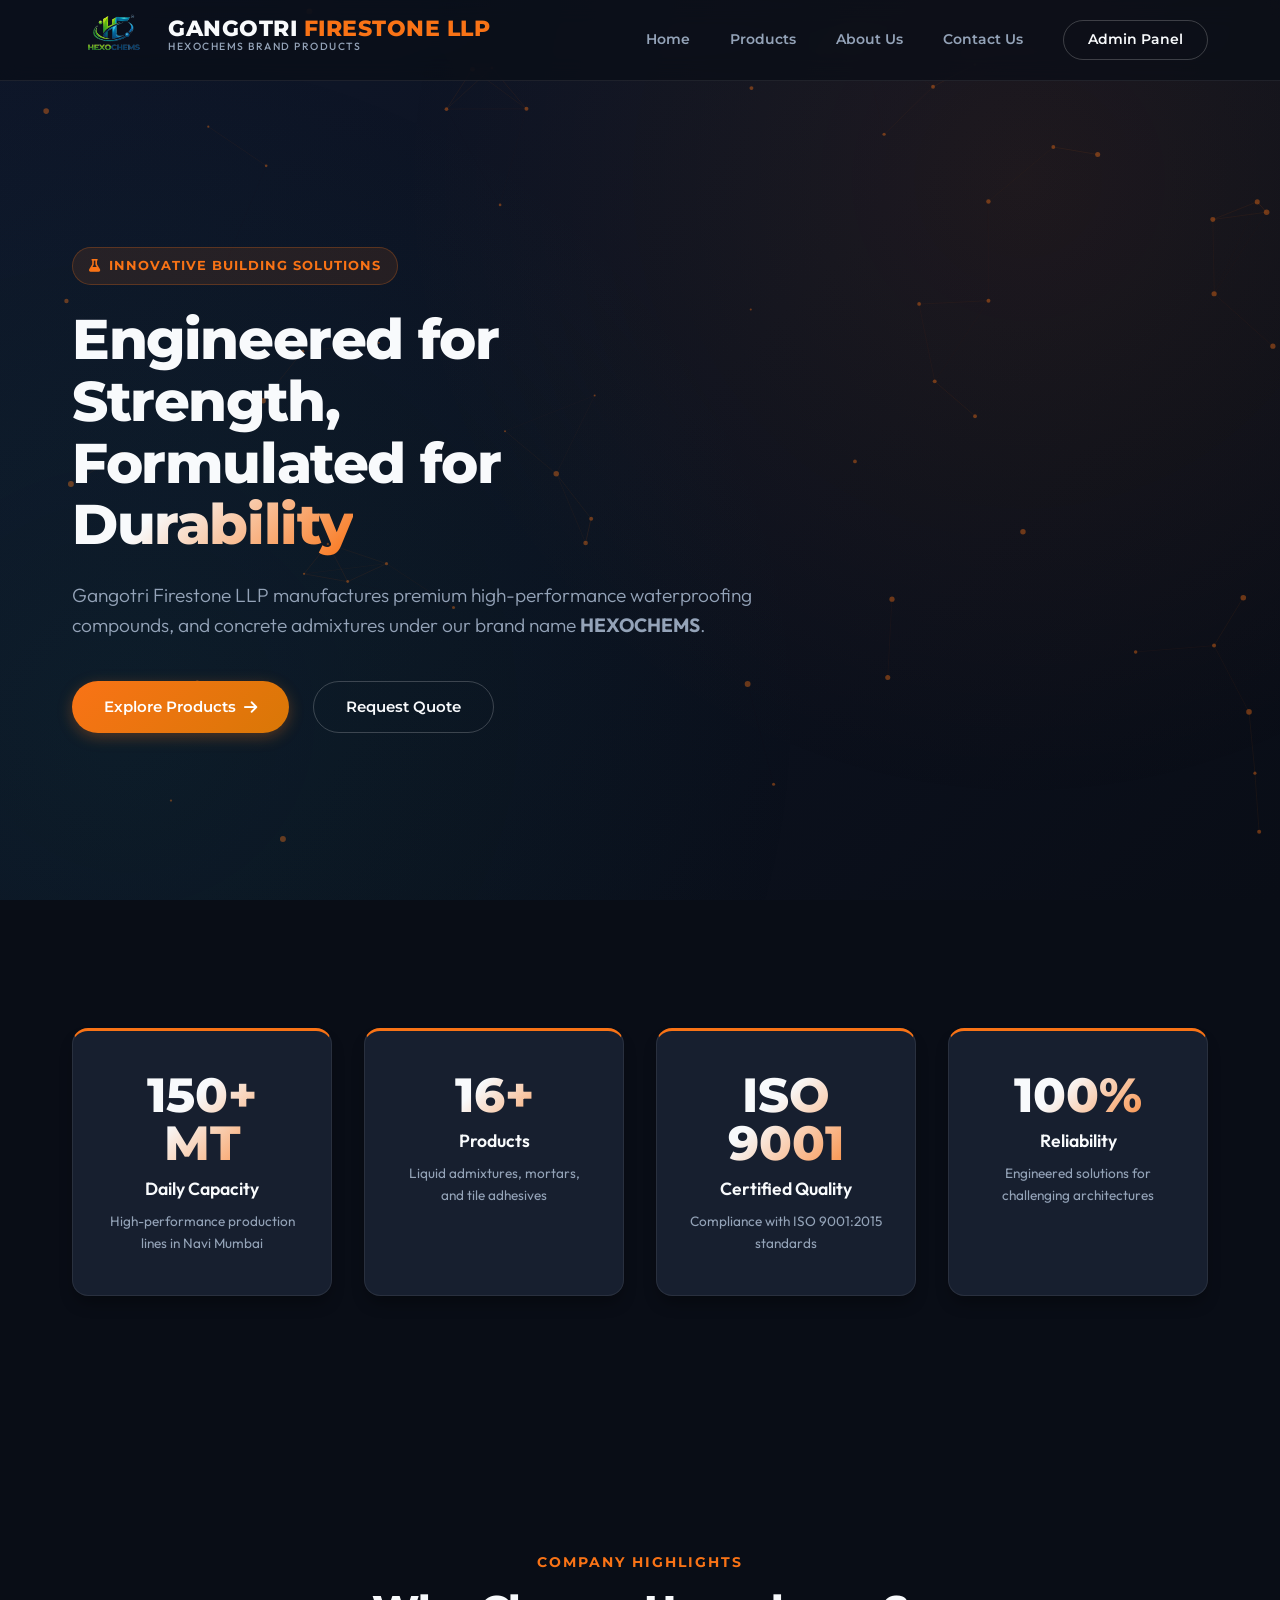
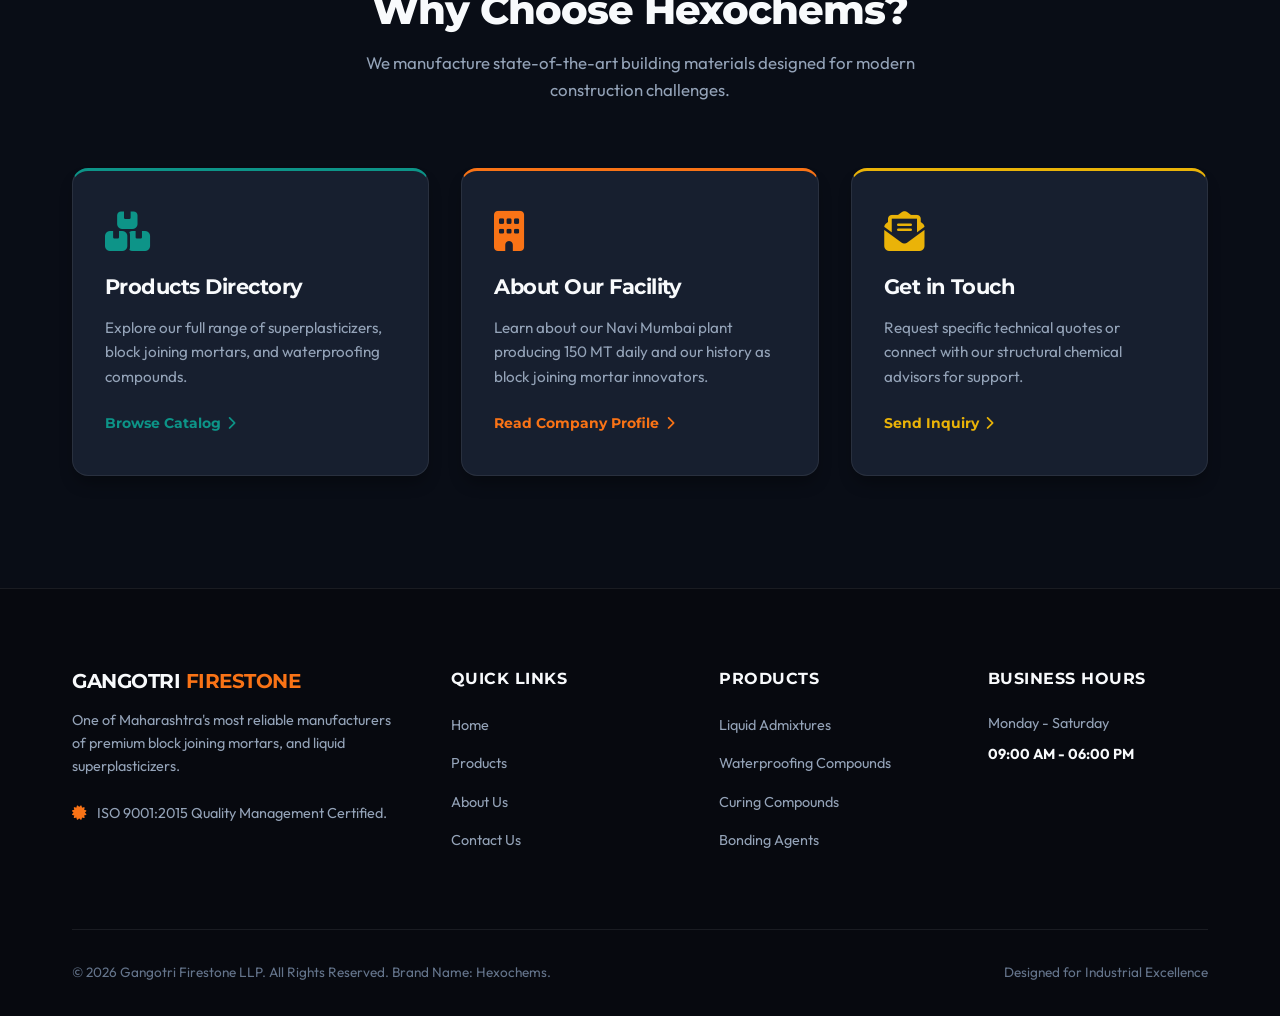
<file: templates/index.html>
<!DOCTYPE html>
<html lang="en">
<head>
    <meta charset="UTF-8">
    <meta name="viewport" content="width=device-width, initial-scale=1.0">
    <title>Gangotri Firestone (Hexochems) | Construction Chemicals Manufacturer</title>
    <meta name="description" content="Gangotri Firestone LLP is a premier construction chemicals manufacturer based in Navi Mumbai, Maharashtra, producing high-quality AAC block joining mortars, tile adhesives, ready mixed plasters, superplasticizer admixtures, and waterproofing compounds under the Hexochems brand.">
    <!-- Google Fonts -->
    <link href="https://fonts.googleapis.com/css2?family=Montserrat:wght@400;600;700;800&family=Outfit:wght@300;400;500;700&display=swap" rel="stylesheet">
    <!-- Stylesheets -->
    <link rel="stylesheet" href="/static/css/style.css">
    <!-- Icons -->
    <link rel="stylesheet" href="https://cdnjs.cloudflare.com/ajax/libs/font-awesome/6.4.0/css/all.min.css">
</head>
<body>

    <!-- Global Live Background Canvas -->
    <canvas id="live-canvas"></canvas>

    <!-- --- Header / Navbar --- -->
    <header class="header">
        <div class="container nav-container">
            <a href="/" class="logo-link">
                <img src="/static/images/hexochems_logo.png" alt="Hexochems Logo" class="logo-img" onerror="this.style.display='none'">
                <div>
                    <h1 class="logo-text">GANGOTRI <span>FIRESTONE LLP</span></h1>
                    <span class="logo-subtitle">Hexochems Brand Products</span>
                </div>
            </a>
            <nav class="nav-menu">
                <a href="/" class="nav-link">Home</a>
                <a href="/products" class="nav-link">Products</a>
                <a href="/about" class="nav-link">About Us</a>
                <a href="/contact" class="nav-link">Contact Us</a>
                <a href="/admin" class="btn btn-secondary" style="padding: 0.5rem 1.5rem; font-size: 0.85rem;">Admin Panel</a>
            </nav>
            <div class="nav-toggle">
                <i class="fas fa-bars"></i>
            </div>
        </div>
    </header>

    <!-- --- Hero Section --- -->
    <section id="home" class="hero">
        <div class="container">
            <div class="hero-content">
                <div class="hero-badge">
                    <i class="fas fa-flask"></i> Innovative Building Solutions
                </div>
                <h2 class="hero-title">Engineered for Strength,<br>Formulated for <span class="gradient-text">Durability</span></h2>
                <p class="hero-description">Gangotri Firestone LLP manufactures premium high-performance waterproofing compounds, and concrete admixtures under our brand name <strong>HEXOCHEMS</strong>.</p>
                <div class="hero-actions">
                    <a href="/products" class="btn btn-primary">Explore Products <i class="fas fa-arrow-right"></i></a>
                    <a href="/contact" class="btn btn-secondary">Request Quote</a>
                </div>
            </div>
        </div>
    </section>

    <!-- --- Stats Banner --- -->
    <section class="stats-banner" style="margin-bottom: 5rem;">
        <div class="container">
            <div class="stats-grid">
                <div class="stat-card glass-panel">
                    <div class="stat-number">150+ MT</div>
                    <div class="stat-title">Daily Capacity</div>
                    <div class="stat-desc">High-performance production lines in Navi Mumbai</div>
                </div>
                <div class="stat-card glass-panel">
                    <div class="stat-number">16+</div>
                    <div class="stat-title">Products</div>
                    <div class="stat-desc">Liquid admixtures, mortars, and tile adhesives</div>
                </div>
                <div class="stat-card glass-panel">
                    <div class="stat-number">ISO 9001</div>
                    <div class="stat-title">Certified Quality</div>
                    <div class="stat-desc">Compliance with ISO 9001:2015 standards</div>
                </div>
                <div class="stat-card glass-panel">
                    <div class="stat-number">100%</div>
                    <div class="stat-title">Reliability</div>
                    <div class="stat-desc">Engineered solutions for challenging architectures</div>
                </div>
            </div>
        </div>
    </section>

    <!-- --- Overview Highlight Section --- -->
    <section class="section-padding" style="background: transparent;">
        <div class="container">
            <div class="section-header text-center" style="margin: 0 auto 4rem auto;">
                <span class="section-badge">Company Highlights</span>
                <h3 class="section-title">Why Choose Hexochems?</h3>
                <p class="section-desc">We manufacture state-of-the-art building materials designed for modern construction challenges.</p>
            </div>
            
            <div class="about-grid" style="grid-template-columns: repeat(auto-fit, minmax(300px, 1fr)); gap: 2rem;">
                <div class="glass-panel" style="padding: 2.5rem 2rem; border-top: 3px solid var(--accent-teal);">
                    <i class="fas fa-boxes" style="font-size: 2.5rem; color: var(--accent-teal); margin-bottom: 1.5rem;"></i>
                    <h4 style="font-size: 1.3rem; margin-bottom: 1rem;">Products Directory</h4>
                    <p style="color: var(--text-secondary); font-size: 0.95rem; margin-bottom: 1.5rem;">Explore our full range of superplasticizers, block joining mortars, and waterproofing compounds.</p>
                    <a href="/products" class="product-more-link" style="color: var(--accent-teal);">Browse Catalog <i class="fas fa-chevron-right"></i></a>
                </div>
                
                <div class="glass-panel" style="padding: 2.5rem 2rem; border-top: 3px solid var(--accent-orange);">
                    <i class="fas fa-building" style="font-size: 2.5rem; color: var(--accent-orange); margin-bottom: 1.5rem;"></i>
                    <h4 style="font-size: 1.3rem; margin-bottom: 1rem;">About Our Facility</h4>
                    <p style="color: var(--text-secondary); font-size: 0.95rem; margin-bottom: 1.5rem;">Learn about our Navi Mumbai plant producing 150 MT daily and our history as block joining mortar innovators.</p>
                    <a href="/about" class="product-more-link" style="color: var(--accent-orange);">Read Company Profile <i class="fas fa-chevron-right"></i></a>
                </div>
                
                <div class="glass-panel" style="padding: 2.5rem 2rem; border-top: 3px solid var(--accent-yellow);">
                    <i class="fas fa-envelope-open-text" style="font-size: 2.5rem; color: var(--accent-yellow); margin-bottom: 1.5rem;"></i>
                    <h4 style="font-size: 1.3rem; margin-bottom: 1rem;">Get in Touch</h4>
                    <p style="color: var(--text-secondary); font-size: 0.95rem; margin-bottom: 1.5rem;">Request specific technical quotes or connect with our structural chemical advisors for support.</p>
                    <a href="/contact" class="product-more-link" style="color: var(--accent-yellow);">Send Inquiry <i class="fas fa-chevron-right"></i></a>
                </div>
            </div>
        </div>
    </section>

    <!-- --- Footer --- -->
    <footer class="footer">
        <div class="container">
            <div class="footer-grid">
                <div class="footer-brand">
                    <h4>GANGOTRI <span>FIRESTONE</span></h4>
                    <p class="footer-desc">One of Maharashtra's most reliable manufacturers of premium block joining mortars, and liquid superplasticizers.</p>
                    <p class="footer-desc"><i class="fas fa-certificate" style="color: var(--accent-orange); margin-right: 0.5rem;"></i> ISO 9001:2015 Quality Management Certified.</p>
                </div>
                <div>
                    <h5 class="footer-heading">Quick Links</h5>
                    <ul class="footer-links">
                        <li><a href="/">Home</a></li>
                        <li><a href="/products">Products</a></li>
                        <li><a href="/about">About Us</a></li>
                        <li><a href="/contact">Contact Us</a></li>
                    </ul>
                </div>
                <div>
                    <h5 class="footer-heading">Products</h5>
                    <ul class="footer-links">
                        <li><a href="/products">Liquid Admixtures</a></li>
                        <li><a href="/products">Waterproofing Compounds</a></li>
                        <li><a href="/products">Curing Compounds</a></li>
                        <li><a href="/products">Bonding Agents</a></li>
                    </ul>
                </div>
                <div>
                    <h5 class="footer-heading">Business Hours</h5>
                    <p style="font-size: 0.9rem; color: var(--text-secondary); margin-bottom: 0.5rem;">Monday - Saturday</p>
                    <p style="font-size: 0.9rem; color: var(--text-primary); font-weight: bold;">09:00 AM - 06:00 PM</p>
                </div>
            </div>
            
            <div class="footer-bottom">
                <p>&copy; 2026 Gangotri Firestone LLP. All Rights Reserved. Brand Name: Hexochems.</p>
                <p>Designed for Industrial Excellence</p>
            </div>
        </div>
    </footer>

    <!-- Scripts -->
    <script src="/static/js/main.js"></script>
</body>
</html>
</file>
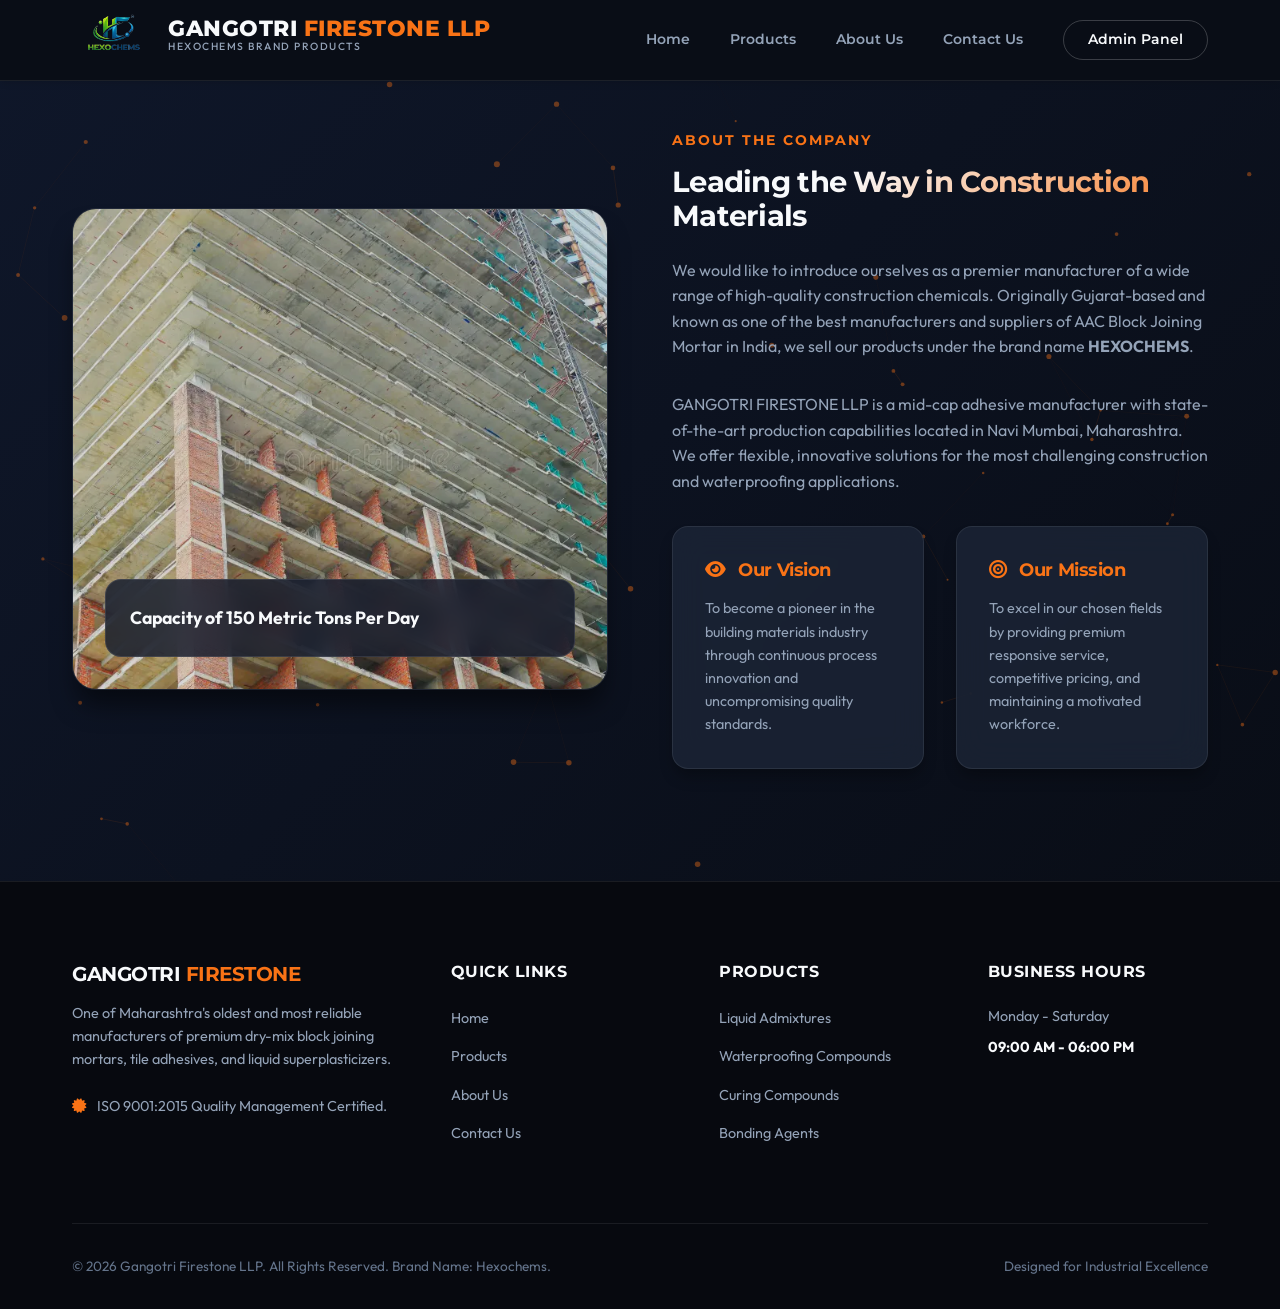
<file: templates/about.html>
<!DOCTYPE html>
<html lang="en">
<head>
    <meta charset="UTF-8">
    <meta name="viewport" content="width=device-width, initial-scale=1.0">
    <title>About Us | Gangotri Firestone (Hexochems)</title>
    <meta name="description" content="Gangotri Firestone LLP manufactures premium high-performance dry-mix adhesives, waterproofing compounds, and concrete admixtures under our brand name HEXOCHEMS.">
    <!-- Google Fonts -->
    <link href="https://fonts.googleapis.com/css2?family=Montserrat:wght@400;600;700;800&family=Outfit:wght@300;400;500;700&display=swap" rel="stylesheet">
    <!-- Stylesheets -->
    <link rel="stylesheet" href="/static/css/style.css">
    <!-- Icons -->
    <link rel="stylesheet" href="https://cdnjs.cloudflare.com/ajax/libs/font-awesome/6.4.0/css/all.min.css">
</head>
<body>

    <!-- Global Live Background Canvas -->
    <canvas id="live-canvas"></canvas>

    <!-- --- Header / Navbar --- -->
    <header class="header scrolled always-scrolled">
        <div class="container nav-container">
            <a href="/" class="logo-link">
                <img src="/static/images/hexochems_logo.png" alt="Hexochems Logo" class="logo-img" onerror="this.style.display='none'">
                <div>
                    <h1 class="logo-text">GANGOTRI <span>FIRESTONE LLP</span></h1>
                    <span class="logo-subtitle">Hexochems Brand Products</span>
                </div>
            </a>
            <nav class="nav-menu">
                <a href="/" class="nav-link">Home</a>
                <a href="/products" class="nav-link">Products</a>
                <a href="/about" class="nav-link active">About Us</a>
                <a href="/contact" class="nav-link">Contact Us</a>
                <a href="/admin" class="btn btn-secondary" style="padding: 0.5rem 1.5rem; font-size: 0.85rem;">Admin Panel</a>
            </nav>
            <div class="nav-toggle">
                <i class="fas fa-bars"></i>
            </div>
        </div>
    </header>

    <!-- --- About Section --- -->
    <section class="about section-padding" style="padding-top: 130px; min-height: 80vh;">
        <div class="container">
            <div class="about-grid">
                <div class="about-image-wrapper">
                    <img src="/static/images/about_hero.webp" alt="Phased Material Layering" class="about-image" onerror="this.src='/static/images/hexochems_logo.png'">
                    <div class="about-image-overlay">
                        <p class="about-overlay-text">Capacity of 150 Metric Tons Per Day</p>
                    </div>
                </div>
                <div class="about-text">
                    <span class="section-badge">About the Company</span>
                    <h3 class="gradient-text">Leading the Way in Construction Materials</h3>
                    <p class="about-p">We would like to introduce ourselves as a premier manufacturer of a wide range of high-quality construction chemicals. Originally Gujarat-based and known as one of the best manufacturers and suppliers of AAC Block Joining Mortar in India, we sell our products under the brand name <strong>HEXOCHEMS</strong>.</p>
                    <p class="about-p">GANGOTRI FIRESTONE LLP is a mid-cap adhesive manufacturer with state-of-the-art production capabilities located in Navi Mumbai, Maharashtra. We offer flexible, innovative solutions for the most challenging construction and waterproofing applications.</p>
                    
                    <div class="vision-mission">
                        <div class="vm-card glass-panel">
                            <h4><i class="fas fa-eye"></i> Our Vision</h4>
                            <p>To become a pioneer in the building materials industry through continuous process innovation and uncompromising quality standards.</p>
                        </div>
                        <div class="vm-card glass-panel">
                            <h4><i class="fas fa-bullseye"></i> Our Mission</h4>
                            <p>To excel in our chosen fields by providing premium responsive service, competitive pricing, and maintaining a motivated workforce.</p>
                        </div>
                    </div>
                </div>
            </div>
        </div>
    </section>

    <!-- --- Footer --- -->
    <footer class="footer">
        <div class="container">
            <div class="footer-grid">
                <div class="footer-brand">
                    <h4>GANGOTRI <span>FIRESTONE</span></h4>
                    <p class="footer-desc">One of Maharashtra's oldest and most reliable manufacturers of premium dry-mix block joining mortars, tile adhesives, and liquid superplasticizers.</p>
                    <p class="footer-desc"><i class="fas fa-certificate" style="color: var(--accent-orange); margin-right: 0.5rem;"></i> ISO 9001:2015 Quality Management Certified.</p>
                </div>
                <div>
                    <h5 class="footer-heading">Quick Links</h5>
                    <ul class="footer-links">
                        <li><a href="/">Home</a></li>
                        <li><a href="/products">Products</a></li>
                        <li><a href="/about">About Us</a></li>
                        <li><a href="/contact">Contact Us</a></li>
                    </ul>
                </div>
                <div>
                    <h5 class="footer-heading">Products</h5>
                    <ul class="footer-links">
                        <li><a href="/products">Liquid Admixtures</a></li>
                        <li><a href="/products">Waterproofing Compounds</a></li>
                        <li><a href="/products">Curing Compounds</a></li>
                        <li><a href="/products">Bonding Agents</a></li>
                    </ul>
                </div>
                <div>
                    <h5 class="footer-heading">Business Hours</h5>
                    <p style="font-size: 0.9rem; color: var(--text-secondary); margin-bottom: 0.5rem;">Monday - Saturday</p>
                    <p style="font-size: 0.9rem; color: var(--text-primary); font-weight: bold;">09:00 AM - 06:00 PM</p>
                </div>
            </div>
            
            <div class="footer-bottom">
                <p>&copy; 2026 Gangotri Firestone LLP. All Rights Reserved. Brand Name: Hexochems.</p>
                <p>Designed for Industrial Excellence</p>
            </div>
        </div>
    </footer>

    <!-- Scripts -->
    <script src="/static/js/main.js"></script>
</body>
</html>
</file>
<file: static/css/style.css>
/* ==========================================================================
   GANGOTRI FIRESTONE (HEXOCHEMS) STYLE GUIDE & CSS SYSTEM
   Aesthetics: Sleek Slate/Charcoal base, Neon/Firestone Amber and Tech Teal accents.
   ========================================================================== */

:root {
    /* Color Palette */
    --bg-darker: #090D16;
    --bg-dark: #0F172A;
    --bg-slate: #1E293B;
    --bg-card: rgba(30, 41, 59, 0.7);
    --border-color: rgba(255, 255, 255, 0.08);
    --text-primary: #F8FAFC;
    --text-secondary: #94A3B8;
    --text-muted: #64748B;

    /* Brand Accents */
    --accent-orange: #F97316;
    /* Firestone / Amber - Heat & Strength */
    --accent-orange-glow: rgba(249, 115, 22, 0.25);
    --accent-teal: #0D9488;
    /* Chemical / Waterproofer Tech */
    --accent-teal-glow: rgba(13, 148, 136, 0.25);
    --accent-yellow: #EAB308;
    /* Construction Theme */

    /* Layout Details */
    --max-width: 1200px;
    --border-radius-sm: 8px;
    --border-radius-md: 16px;
    --border-radius-lg: 24px;

    /* Typography */
    --font-heading: 'Montserrat', sans-serif;
    --font-body: 'Outfit', sans-serif;

    /* Shadows & Glows */
    --shadow-sm: 0 4px 6px -1px rgba(0, 0, 0, 0.1);
    --shadow-md: 0 10px 15px -3px rgba(0, 0, 0, 0.3);
    --shadow-lg: 0 20px 25px -5px rgba(0, 0, 0, 0.5);
    --glow-orange: 0 0 20px rgba(249, 115, 22, 0.35);
    --glow-teal: 0 0 20px rgba(13, 148, 136, 0.35);

    /* Transitions */
    --transition-smooth: all 0.4s cubic-bezier(0.16, 1, 0.3, 1);
    --transition-fast: all 0.2s cubic-bezier(0.16, 1, 0.3, 1);
}

/* --- Base & Reset --- */
* {
    margin: 0;
    padding: 0;
    box-sizing: border-box;
    scroll-behavior: smooth;
}

body {
    background-color: var(--bg-darker);
    color: var(--text-primary);
    font-family: var(--font-body);
    line-height: 1.6;
    overflow-x: hidden;
}

/* --- Global Live Background --- */
#live-canvas {
    position: fixed;
    top: 0;
    left: 0;
    width: 100vw;
    height: 100vh;
    z-index: -1;
    pointer-events: none;
    background: linear-gradient(135deg, var(--bg-dark) 0%, var(--bg-darker) 100%);
}

h1,
h2,
h3,
h4,
h5,
h6 {
    font-family: var(--font-heading);
    font-weight: 700;
    letter-spacing: -0.025em;
    line-height: 1.2;
}

a {
    color: inherit;
    text-decoration: none;
    transition: var(--transition-fast);
}

img {
    max-width: 100%;
    height: auto;
    display: block;
}

ul {
    list-style: none;
}

/* --- Utility Classes --- */
.container {
    width: 100%;
    max-width: var(--max-width);
    margin: 0 auto;
    padding: 0 2rem;
}

.section-padding {
    padding: 7rem 0;
}

.text-center {
    text-align: center;
}

.gradient-text {
    background: linear-gradient(135deg, var(--text-primary) 30%, var(--accent-orange) 100%);
    background-clip: text;
    -webkit-background-clip: text;
    -webkit-text-fill-color: transparent;
}

.gradient-text-teal {
    background: linear-gradient(135deg, var(--text-primary) 30%, var(--accent-teal) 100%);
    background-clip: text;
    -webkit-background-clip: text;
    -webkit-text-fill-color: transparent;
}

/* --- Glassmorphism Card Wrapper --- */
.glass-panel {
    background: var(--bg-card);
    backdrop-filter: blur(16px);
    -webkit-backdrop-filter: blur(16px);
    border: 1px solid var(--border-color);
    border-radius: var(--border-radius-md);
    box-shadow: var(--shadow-md);
    transition: var(--transition-smooth);
}

.glass-panel:hover {
    border-color: rgba(255, 255, 255, 0.15);
    box-shadow: var(--shadow-lg);
}

/* --- Buttons --- */
.btn {
    display: inline-flex;
    align-items: center;
    justify-content: center;
    padding: 0.8rem 2rem;
    font-family: var(--font-heading);
    font-weight: 600;
    font-size: 0.95rem;
    border-radius: 50px;
    cursor: pointer;
    transition: var(--transition-smooth);
    border: none;
    outline: none;
    gap: 0.5rem;
}

.btn-primary {
    background: linear-gradient(135deg, var(--accent-orange) 0%, #D97706 100%);
    color: white;
    box-shadow: 0 4px 15px rgba(249, 115, 22, 0.3);
}

.btn-primary:hover {
    transform: translateY(-2px);
    box-shadow: 0 8px 25px rgba(249, 115, 22, 0.5), var(--glow-orange);
}

.btn-secondary {
    background: transparent;
    color: var(--text-primary);
    border: 1px solid rgba(255, 255, 255, 0.2);
}

.btn-secondary:hover {
    background: rgba(255, 255, 255, 0.05);
    border-color: var(--text-primary);
    transform: translateY(-2px);
}

.btn-teal {
    background: linear-gradient(135deg, var(--accent-teal) 0%, #0F766E 100%);
    color: white;
    box-shadow: 0 4px 15px rgba(13, 148, 136, 0.3);
}

.btn-teal:hover {
    transform: translateY(-2px);
    box-shadow: 0 8px 25px rgba(13, 148, 136, 0.5), var(--glow-teal);
}

/* --- Navigation Header --- */
.header {
    position: fixed;
    top: 0;
    left: 0;
    width: 100%;
    z-index: 1000;
    background: rgba(9, 13, 22, 0.7);
    backdrop-filter: blur(12px);
    -webkit-backdrop-filter: blur(12px);
    border-bottom: 1px solid var(--border-color);
    transition: var(--transition-smooth);
}

.header.scrolled {
    background: var(--bg-darker);
    box-shadow: var(--shadow-sm);
}

.nav-container {
    display: flex;
    align-items: center;
    justify-content: space-between;
    height: 80px;
}

.logo-link {
    display: inline-flex;
    align-items: flex-start;
    gap: 0.75rem;
    flex-wrap: nowrap;
}

.logo-link > div {
    display: flex;
    flex-direction: column;
    justify-content: flex-start;
    margin-top: 1.4rem;
}

.logo-img {
    height: 84px;
    width: 84px;
    object-fit: contain;
    border-radius: var(--border-radius-sm);
    margin-top: 0.6rem;
}

.logo-text {
    font-size: 1.35rem;
    font-weight: 800;
    font-family: var(--font-heading);
    letter-spacing: 0.5px;
    margin: 0;
    white-space: nowrap;
}

.logo-text span {
    color: var(--accent-orange);
}

.logo-subtitle {
    font-size: 0.65rem;
    display: block;
    color: var(--text-secondary);
    letter-spacing: 1.5px;
    text-transform: uppercase;
    font-weight: 500;
    margin-top: -3px;
}

.nav-menu {
    display: flex;
    align-items: center;
    gap: 2.5rem;
}

.nav-link {
    font-family: var(--font-heading);
    font-weight: 600;
    font-size: 0.9rem;
    color: var(--text-secondary);
    position: relative;
    padding: 0.5rem 0;
}

.nav-link::after {
    content: '';
    position: absolute;
    bottom: 0;
    left: 0;
    width: 0;
    height: 2px;
    background-color: var(--accent-orange);
    transition: var(--transition-smooth);
}

.nav-link:hover {
    color: var(--text-primary);
}

.nav-link:hover::after {
    width: 100%;
}

.nav-toggle {
    display: none;
    font-size: 1.5rem;
    cursor: pointer;
}

/* --- Hero Section --- */
.hero {
    min-height: 100vh;
    display: flex;
    align-items: center;
    position: relative;
    padding-top: 80px;
    overflow: hidden;
    background: radial-gradient(circle at 80% 20%, rgba(249, 115, 22, 0.08) 0%, transparent 50%),
        radial-gradient(circle at 10% 80%, rgba(13, 148, 136, 0.08) 0%, transparent 50%);
}

#hero-canvas {
    position: absolute;
    top: 0;
    left: 0;
    width: 100%;
    height: 100%;
    z-index: 1;
    pointer-events: none;
}

.hero-content {
    position: relative;
    z-index: 2;
    max-width: 700px;
    animation: fadeInUp 1s ease;
}

.hero-badge {
    display: inline-flex;
    align-items: center;
    gap: 0.5rem;
    padding: 0.5rem 1rem;
    background: rgba(249, 115, 22, 0.1);
    border: 1px solid rgba(249, 115, 22, 0.25);
    border-radius: 50px;
    font-family: var(--font-heading);
    font-size: 0.8rem;
    font-weight: 700;
    color: var(--accent-orange);
    text-transform: uppercase;
    letter-spacing: 1px;
    margin-bottom: 1.5rem;
}

.hero-title {
    font-size: 3.5rem;
    font-weight: 800;
    line-height: 1.1;
    margin-bottom: 1.5rem;
}

.hero-description {
    font-size: 1.2rem;
    color: var(--text-secondary);
    margin-bottom: 2.5rem;
    font-weight: 300;
}

.hero-actions {
    display: flex;
    gap: 1.5rem;
    flex-wrap: wrap;
}

/* --- Features / Stats Grid --- */
.stats-banner {
    position: relative;
    z-index: 3;
    /* moved down to create larger gap before the section */
    margin-top: 8rem;
    padding-bottom: 4rem;
}

.stats-grid {
    display: grid;
    grid-template-columns: repeat(auto-fit, minmax(220px, 1fr));
    gap: 2rem;
}

.stat-card {
    padding: 2.5rem 2rem;
    text-align: center;
    border-top: 3px solid var(--accent-orange);
}

.stat-number {
    font-size: 3rem;
    font-weight: 800;
    font-family: var(--font-heading);
    color: var(--text-primary);
    line-height: 1;
    margin-bottom: 0.5rem;
    background: linear-gradient(135deg, var(--text-primary) 40%, var(--accent-orange) 100%);
    background-clip: text;
    -webkit-background-clip: text;
    -webkit-text-fill-color: transparent;
}

.stat-title {
    font-size: 1.1rem;
    font-weight: 600;
    margin-bottom: 0.5rem;
}

.stat-desc {
    color: var(--text-secondary);
    font-size: 0.85rem;
}

/* --- Section Header --- */
.section-header {
    max-width: 600px;
    margin: 0 auto 5rem auto;
}

.section-badge {
    color: var(--accent-orange);
    text-transform: uppercase;
    font-family: var(--font-heading);
    font-weight: 700;
    font-size: 0.85rem;
    letter-spacing: 2px;
    display: block;
    margin-bottom: 0.8rem;
}

.section-title {
    font-size: 2.5rem;
    font-weight: 800;
    margin-bottom: 1rem;
}

.section-desc {
    color: var(--text-secondary);
    font-size: 1.05rem;
}

/* --- About Us Section --- */
.about {
    background: transparent;
}

.about-grid {
    display: grid;
    grid-template-columns: 1fr 1fr;
    gap: 4rem;
    align-items: center;
}

.about-image-wrapper {
    position: relative;
    border-radius: var(--border-radius-lg);
    overflow: hidden;
    box-shadow: var(--shadow-lg);
    border: 1px solid var(--border-color);
}

.about-image {
    width: 100%;
    height: 480px;
    object-fit: cover;
    filter: brightness(0.85);
    transition: var(--transition-smooth);
}

.about-image-wrapper:hover .about-image {
    transform: scale(1.03);
    filter: brightness(0.95);
}

.about-image-overlay {
    position: absolute;
    bottom: 2rem;
    left: 2rem;
    right: 2rem;
    padding: 1.5rem;
    background: rgba(15, 23, 42, 0.8);
    backdrop-filter: blur(12px);
    border: 1px solid rgba(255, 255, 255, 0.1);
    border-radius: var(--border-radius-md);
}

.about-overlay-text {
    font-weight: 700;
    font-size: 1.1rem;
    color: var(--text-primary);
}

.about-text h3 {
    font-size: 1.8rem;
    margin-bottom: 1.5rem;
}

.about-p {
    color: var(--text-secondary);
    margin-bottom: 2rem;
}

.vision-mission {
    display: grid;
    grid-template-columns: 1fr 1fr;
    gap: 2rem;
}

.vm-card {
    padding: 2rem;
}

.vm-card h4 {
    display: flex;
    align-items: center;
    gap: 0.8rem;
    font-size: 1.15rem;
    margin-bottom: 1rem;
    color: var(--accent-orange);
}

.vm-card p {
    font-size: 0.9rem;
    color: var(--text-secondary);
}

/* --- Products Section --- */
.products {
    background: transparent;
}

.product-tabs {
    display: flex;
    justify-content: center;
    gap: 1rem;
    margin-bottom: 3.5rem;
}

.tab-btn {
    background: var(--bg-slate);
    border: 1px solid var(--border-color);
    color: var(--text-secondary);
    padding: 0.6rem 1.8rem;
    border-radius: 50px;
    cursor: pointer;
    font-family: var(--font-heading);
    font-weight: 600;
    font-size: 0.9rem;
    transition: var(--transition-smooth);
}

.tab-btn:hover {
    color: var(--text-primary);
    border-color: rgba(255, 255, 255, 0.2);
}

.tab-btn.active {
    background: var(--accent-orange);
    color: white;
    border-color: var(--accent-orange);
    box-shadow: 0 4px 15px rgba(249, 115, 22, 0.4);
}

.products-grid {
    display: grid;
    grid-template-columns: repeat(auto-fill, minmax(340px, 1fr));
    gap: 2.5rem;
}

.product-card {
    display: flex;
    flex-direction: column;
    height: 100%;
    position: relative;
    overflow: hidden;
    border: 1px solid var(--border-color);
}

.product-card::before {
    content: '';
    position: absolute;
    top: 0;
    left: 0;
    width: 100%;
    height: 4px;
    background: var(--accent-orange);
    transform: scaleX(0);
    transform-origin: left;
    transition: var(--transition-smooth);
}

.product-card.liquid::before {
    background: var(--accent-teal);
}

.product-card:hover::before {
    transform: scaleX(1);
}

.product-card:hover {
    transform: translateY(-5px);
}

.product-img-container {
    height: 180px;
    background: radial-gradient(circle at center, #1E293B 0%, #0F172A 100%);
    display: flex;
    align-items: center;
    justify-content: center;
    position: relative;
    overflow: hidden;
    padding: 1.5rem;
}

.product-img-placeholder {
    font-size: 4rem;
    opacity: 0.8;
}

.product-card.liquid .product-img-placeholder {
    color: var(--accent-teal);
    filter: drop-shadow(0 0 10px rgba(13, 148, 136, 0.3));
}

.product-card.powder .product-img-placeholder {
    color: var(--accent-orange);
    filter: drop-shadow(0 0 10px rgba(249, 115, 22, 0.3));
}

.product-category-badge {
    position: absolute;
    top: 1rem;
    right: 1rem;
    padding: 0.25rem 0.75rem;
    font-size: 0.7rem;
    font-weight: 700;
    border-radius: 50px;
    text-transform: uppercase;
    letter-spacing: 0.5px;
}

.product-card.liquid .product-category-badge {
    background: rgba(13, 148, 136, 0.15);
    color: var(--accent-teal);
    border: 1px solid rgba(13, 148, 136, 0.3);
}

.product-card.powder .product-category-badge {
    background: rgba(249, 115, 22, 0.15);
    color: var(--accent-orange);
    border: 1px solid rgba(249, 115, 22, 0.3);
}

.product-info {
    padding: 2rem;
    display: flex;
    flex-direction: column;
    flex-grow: 1;
}

.product-code {
    font-size: 0.75rem;
    font-weight: 700;
    color: var(--text-muted);
    text-transform: uppercase;
    letter-spacing: 1px;
    margin-bottom: 0.4rem;
}

.product-card-title {
    font-size: 1.3rem;
    margin-bottom: 0.8rem;
}

.product-card-desc {
    font-size: 0.9rem;
    color: var(--text-secondary);
    margin-bottom: 1.5rem;
    flex-grow: 1;
    display: -webkit-box;
    -webkit-line-clamp: 3;
    line-clamp: 3;
    -webkit-box-orient: vertical;
    overflow: hidden;
}

.product-card-footer {
    display: flex;
    align-items: center;
    justify-content: space-between;
    margin-top: auto;
}

.product-more-link {
    font-family: var(--font-heading);
    font-weight: 700;
    font-size: 0.85rem;
    display: flex;
    align-items: center;
    gap: 0.4rem;
}

.product-card.liquid .product-more-link {
    color: var(--accent-teal);
}

.product-card.powder .product-more-link {
    color: var(--accent-orange);
}

.product-more-link:hover {
    gap: 0.7rem;
}

/* --- Contact & Inquiry Form --- */
.contact {
    background: transparent;
    position: relative;
}

.contact-grid {
    display: grid;
    grid-template-columns: 1fr 1.3fr;
    gap: 5rem;
}

.contact-info-panel h3 {
    font-size: 1.8rem;
    margin-bottom: 1.5rem;
}

.contact-info-panel p {
    color: var(--text-secondary);
    margin-bottom: 3rem;
}

.contact-details {
    display: flex;
    flex-direction: column;
    gap: 2rem;
}

.contact-item {
    display: flex;
    align-items: flex-start;
    gap: 1.2rem;
}

.contact-icon {
    display: inline-flex;
    align-items: center;
    justify-content: center;
    width: 3rem;
    height: 3rem;
    font-size: 1.2rem;
    color: var(--accent-orange);
    background: rgba(249, 115, 22, 0.12);
    border-radius: 50%;
    flex-shrink: 0;
    line-height: 1;
    transform: translateY(-0.15rem);
}

.contact-icon i {
    display: inline-block;
    line-height: 1;
}

.contact-item-title {
    font-weight: 700;
    font-size: 1rem;
    margin-bottom: 0.2rem;
}

.contact-item-value {
    color: var(--text-secondary);
    font-size: 0.95rem;
}

.contact-form-wrapper {
    padding: 3rem;
}

.form-group {
    margin-bottom: 1.8rem;
}

.form-row {
    display: grid;
    grid-template-columns: 1fr 1fr;
    gap: 1.5rem;
}

.form-label {
    display: block;
    font-family: var(--font-heading);
    font-size: 0.85rem;
    font-weight: 600;
    color: var(--text-secondary);
    margin-bottom: 0.5rem;
    text-transform: uppercase;
    letter-spacing: 0.5px;
}

.form-input {
    width: 100%;
    background: rgba(15, 23, 42, 0.6);
    border: 1px solid var(--border-color);
    border-radius: var(--border-radius-sm);
    padding: 0.8rem 1rem;
    color: var(--text-primary);
    font-family: var(--font-body);
    font-size: 1rem;
    transition: var(--transition-smooth);
}

.form-input:focus {
    outline: none;
    border-color: var(--accent-orange);
    box-shadow: 0 0 10px rgba(249, 115, 22, 0.15);
}

textarea.form-input {
    resize: vertical;
    min-height: 120px;
}

/* Product Inquiry Checkboxes */
.product-selection-grid {
    display: grid;
    grid-template-columns: 1fr 1fr;
    gap: 0.8rem;
    max-height: 200px;
    overflow-y: auto;
    background: rgba(15, 23, 42, 0.4);
    padding: 1rem;
    border-radius: var(--border-radius-sm);
    border: 1px solid var(--border-color);
    margin-top: 0.5rem;
}

.product-checkbox-label {
    display: flex;
    align-items: center;
    gap: 0.6rem;
    font-size: 0.85rem;
    cursor: pointer;
    color: var(--text-secondary);
    transition: var(--transition-fast);
}

.product-checkbox-label:hover {
    color: var(--text-primary);
}

.product-checkbox-label input[type="checkbox"] {
    accent-color: var(--accent-orange);
    width: 15px;
    height: 15px;
}

.form-status {
    padding: 1rem;
    border-radius: var(--border-radius-sm);
    margin-bottom: 1.5rem;
    display: none;
    font-weight: 500;
}

.form-status.success {
    background: rgba(16, 185, 129, 0.15);
    border: 1px solid rgba(16, 185, 129, 0.3);
    color: #34D399;
    display: block;
}

.form-status.error {
    background: rgba(239, 68, 68, 0.15);
    border: 1px solid rgba(239, 68, 68, 0.3);
    color: #F87171;
    display: block;
}

/* --- Footer --- */
.footer {
    background: #07090F;
    border-top: 1px solid var(--border-color);
    padding: 5rem 0 2rem 0;
}

.footer-grid {
    display: grid;
    grid-template-columns: 1.5fr 1fr 1fr 1fr;
    gap: 3rem;
    margin-bottom: 4rem;
}

.footer-brand h4 {
    font-size: 1.25rem;
    margin-bottom: 1rem;
}

.footer-brand h4 span {
    color: var(--accent-orange);
}

.footer-desc {
    color: var(--text-secondary);
    font-size: 0.9rem;
    margin-bottom: 1.5rem;
}

.footer-heading {
    font-family: var(--font-heading);
    font-size: 1rem;
    font-weight: 700;
    margin-bottom: 1.5rem;
    text-transform: uppercase;
    letter-spacing: 0.5px;
    color: var(--text-primary);
}

.footer-links li {
    margin-bottom: 0.8rem;
}

.footer-links a {
    color: var(--text-secondary);
    font-size: 0.9rem;
}

.footer-links a:hover {
    color: var(--accent-orange);
    padding-left: 5px;
}

.footer-bottom {
    display: flex;
    justify-content: space-between;
    align-items: center;
    border-top: 1px solid var(--border-color);
    padding-top: 2rem;
    color: var(--text-muted);
    font-size: 0.85rem;
    flex-wrap: wrap;
    gap: 1.5rem;
}

/* --- Product Detail Page --- */
.product-detail-hero {
    padding-top: 140px;
    padding-bottom: 4rem;
    background: linear-gradient(135deg, var(--bg-dark) 0%, var(--bg-darker) 100%);
    border-bottom: 1px solid var(--border-color);
}

.product-detail-grid {
    display: grid;
    grid-template-columns: 1.2fr 1fr;
    gap: 5rem;
    align-items: flex-start;
}

.product-detail-gallery {
    border-radius: var(--border-radius-lg);
    background: radial-gradient(circle at center, #1E293B 0%, #0F172A 100%);
    border: 1px solid var(--border-color);
    padding: 1.25rem;
    display: flex;
    align-items: center;
    justify-content: center;
    min-height: 520px;
    position: relative;
}

.product-detail-gallery img {
    width: auto;
    height: 88%;
    max-width: 100%;
    max-height: 100%;
    object-fit: contain;
}

.product-detail-icon {
    font-size: 10rem;
    animation: float 4s ease-in-out infinite;
}

.product-detail-gallery.liquid .product-detail-icon {
    color: var(--accent-teal);
    filter: drop-shadow(0 0 25px rgba(13, 148, 136, 0.4));
}

.product-detail-gallery.powder .product-detail-icon {
    color: var(--accent-orange);
    filter: drop-shadow(0 0 25px rgba(249, 115, 22, 0.4));
}

.product-badge-large {
    position: absolute;
    top: 2rem;
    left: 2rem;
    padding: 0.4rem 1.2rem;
    border-radius: 50px;
    font-size: 0.75rem;
    font-weight: 700;
    text-transform: uppercase;
    letter-spacing: 1px;
}

.product-detail-gallery.liquid .product-badge-large {
    background: rgba(13, 148, 136, 0.2);
    color: var(--accent-teal);
    border: 1px solid rgba(13, 148, 136, 0.4);
}

.product-detail-gallery.powder .product-badge-large {
    background: rgba(249, 115, 22, 0.2);
    color: var(--accent-orange);
    border: 1px solid rgba(249, 115, 22, 0.4);
}

.product-detail-body {
    padding: 5rem 0;
}

.product-specs-grid {
    display: grid;
    grid-template-columns: 2fr 1fr;
    gap: 4rem;
}

.specs-table {
    width: 100%;
    border-collapse: collapse;
    margin: 1.5rem 0;
}

.specs-table th,
.specs-table td {
    padding: 1rem;
    text-align: left;
    border-bottom: 1px solid var(--border-color);
}

.specs-table th {
    font-family: var(--font-heading);
    font-weight: 700;
    color: var(--text-primary);
}

.specs-table tr:hover {
    background: rgba(255, 255, 255, 0.02);
}

.specs-table td:first-child {
    font-weight: 600;
    color: var(--text-primary);
    width: 40%;
}

.specs-table td:last-child {
    color: var(--text-secondary);
}

.bullet-list {
    margin: 1.5rem 0;
}

.bullet-list li {
    position: relative;
    padding-left: 2rem;
    margin-bottom: 1rem;
    color: var(--text-secondary);
}

.bullet-list li::before {
    content: "✓";
    position: absolute;
    left: 0;
    top: 0.1rem;
    color: var(--accent-orange);
    font-weight: 900;
}

.liquid-accent .bullet-list li::before {
    color: var(--accent-teal);
}

.sidebar-box {
    padding: 2.5rem;
    margin-bottom: 2.5rem;
}

.sidebar-title {
    font-size: 1.2rem;
    margin-bottom: 1rem;
    font-family: var(--font-heading);
    border-left: 4px solid var(--accent-orange);
    padding-left: 1rem;
}

.liquid-accent .sidebar-title {
    border-left-color: var(--accent-teal);
}

.sidebar-desc {
    color: var(--text-secondary);
    font-size: 0.95rem;
}

/* --- Admin Panel Styles --- */
.admin-hero {
    padding-top: 140px;
    padding-bottom: 3rem;
    background: linear-gradient(180deg, var(--bg-dark) 0%, var(--bg-darker) 100%);
    border-bottom: 1px solid var(--border-color);
}

.admin-login-wrapper {
    max-width: 450px;
    margin: 5rem auto;
    padding: 3rem;
    text-align: center;
}

.admin-login-icon {
    font-size: 3rem;
    color: var(--accent-orange);
    margin-bottom: 1.5rem;
}

.admin-tabs {
    display: flex;
    gap: 1.5rem;
    border-bottom: 1px solid var(--border-color);
    margin-bottom: 3rem;
}

.admin-tab-btn {
    background: transparent;
    border: none;
    color: var(--text-secondary);
    padding: 1rem 0;
    font-family: var(--font-heading);
    font-weight: 700;
    font-size: 1.1rem;
    cursor: pointer;
    position: relative;
}

.admin-tab-btn.active {
    color: var(--text-primary);
}

.admin-tab-btn.active::after {
    content: '';
    position: absolute;
    bottom: -1px;
    left: 0;
    width: 100%;
    height: 3px;
    background: var(--accent-orange);
}

.admin-panel-section {
    display: none;
}

.admin-panel-section.active {
    display: block;
}

/* Inquiries Accordion */
.inquiry-card {
    margin-bottom: 1.5rem;
    border-radius: var(--border-radius-sm);
}

.inquiry-header {
    padding: 1.5rem 2rem;
    display: flex;
    justify-content: space-between;
    align-items: center;
    cursor: pointer;
}

.inquiry-summary {
    display: flex;
    gap: 2rem;
    align-items: center;
    flex-wrap: wrap;
}

.inquiry-client-name {
    font-weight: 700;
    font-size: 1.1rem;
}

.inquiry-client-company {
    color: var(--text-muted);
    font-size: 0.9rem;
}

.inquiry-time {
    color: var(--text-muted);
    font-size: 0.85rem;
}

.inquiry-details-drawer {
    display: none;
    padding: 2rem;
    border-top: 1px solid var(--border-color);
    background: rgba(15, 23, 42, 0.4);
    border-bottom-left-radius: var(--border-radius-sm);
    border-bottom-right-radius: var(--border-radius-sm);
}

.inquiry-details-grid {
    display: grid;
    grid-template-columns: 1fr 2fr;
    gap: 2rem;
}

.inquiry-meta-table td {
    padding: 0.4rem 0;
}

.inquiry-meta-table td:first-child {
    font-weight: 600;
    color: var(--text-secondary);
    width: 100px;
}

.inquiry-msg-box {
    background: var(--bg-darker);
    border: 1px solid var(--border-color);
    padding: 1.5rem;
    border-radius: var(--border-radius-sm);
}

.inquiry-badge {
    display: inline-block;
    background: rgba(249, 115, 22, 0.1);
    color: var(--accent-orange);
    padding: 0.2rem 0.6rem;
    border-radius: 4px;
    font-size: 0.75rem;
    font-weight: 700;
    margin-right: 0.5rem;
    margin-bottom: 0.5rem;
}

.admin-header-actions {
    display: flex;
    justify-content: space-between;
    align-items: center;
    margin-bottom: 2rem;
}

.admin-table {
    width: 100%;
    border-collapse: collapse;
}

.admin-table th,
.admin-table td {
    padding: 1rem 1.5rem;
    text-align: left;
    border-bottom: 1px solid var(--border-color);
}

.admin-table th {
    background: rgba(15, 23, 42, 0.8);
    font-family: var(--font-heading);
    color: var(--text-primary);
}

.admin-table td {
    color: var(--text-secondary);
}

.admin-table tr:hover td {
    color: var(--text-primary);
    background: rgba(255, 255, 255, 0.01);
}

.action-btn-group {
    display: flex;
    gap: 0.8rem;
}

.icon-btn {
    background: transparent;
    border: 1px solid var(--border-color);
    color: var(--text-secondary);
    width: 32px;
    height: 32px;
    border-radius: 4px;
    display: flex;
    align-items: center;
    justify-content: center;
    cursor: pointer;
    transition: var(--transition-fast);
}

.icon-btn:hover {
    background: rgba(255, 255, 255, 0.05);
    color: var(--text-primary);
}

.icon-btn.delete:hover {
    background: rgba(239, 68, 68, 0.2);
    border-color: #EF4444;
    color: #EF4444;
}

/* Modal form style */
.modal-overlay {
    position: fixed;
    top: 0;
    left: 0;
    width: 100%;
    height: 100%;
    background: rgba(9, 13, 22, 0.8);
    backdrop-filter: blur(8px);
    z-index: 1100;
    display: flex;
    align-items: center;
    justify-content: center;
    opacity: 0;
    pointer-events: none;
    transition: var(--transition-smooth);
}

.modal-overlay.active {
    opacity: 1;
    pointer-events: auto;
}

.modal-content {
    width: 90%;
    max-width: 700px;
    max-height: 85vh;
    overflow-y: auto;
    padding: 3rem;
    border: 1px solid var(--border-color);
    position: relative;
    transform: scale(0.9);
    transition: var(--transition-smooth);
}

.modal-overlay.active .modal-content {
    transform: scale(1);
}

.modal-close {
    position: absolute;
    top: 1.5rem;
    right: 1.5rem;
    font-size: 1.5rem;
    cursor: pointer;
    opacity: 0.5;
    transition: var(--transition-fast);
}

.modal-close:hover {
    opacity: 1;
}

/* --- Animations --- */
@keyframes fadeInUp {
    from {
        opacity: 0;
        transform: translateY(20px);
    }

    to {
        opacity: 1;
        transform: translateY(0);
    }
}

@keyframes float {
    0% {
        transform: translateY(0px);
    }

    50% {
        transform: translateY(-15px);
    }

    100% {
        transform: translateY(0px);
    }
}


/* --- Responsive Adjustments --- */
@media (max-width: 992px) {
    .hero-title {
        font-size: 2.8rem;
    }

    .about-grid,
    .contact-grid,
    .product-detail-grid,
    .product-specs-grid {
        grid-template-columns: 1fr;
        gap: 3rem;
    }

    .about-image {
        height: 350px;
    }

    .footer-grid {
        grid-template-columns: 1fr 1fr;
    }
}

@media (max-width: 768px) {
    .section-padding {
        padding: 5rem 0;
    }

    .hero {
        padding-top: 100px;
        min-height: auto;
        padding-bottom: 6rem;
    }

    .hero-title {
        font-size: 2.2rem;
    }

    .stats-banner {
        margin-top: 0;
    }

    .nav-menu {
        display: none;
        /* Add mobile responsive trigger in JS later */
    }

    .nav-menu.active {
        display: flex;
        flex-direction: column;
        position: absolute;
        top: 80px;
        left: 0;
        width: 100%;
        background: rgba(9, 13, 22, 0.95);
        backdrop-filter: blur(12px);
        -webkit-backdrop-filter: blur(12px);
        padding: 2rem;
        gap: 1.5rem;
        border-bottom: 1px solid var(--border-color);
        box-shadow: var(--shadow-lg);
        z-index: 999;
    }

    .nav-toggle {
        display: block;
    }

    .form-row {
        grid-template-columns: 1fr;
        gap: 0;
    }

    .product-selection-grid {
        grid-template-columns: 1fr;
    }

    .footer-grid {
        grid-template-columns: 1fr;
    }

    .inquiry-details-grid {
        grid-template-columns: 1fr;
    }

    .modal-content {
        padding: 2rem 1.5rem;
    }
}

/* --- Added Custom scrollbars & Chevron rotation --- */
.product-selection-grid::-webkit-scrollbar {
    width: 6px;
}
.product-selection-grid::-webkit-scrollbar-track {
    background: rgba(255, 255, 255, 0.02);
}
.product-selection-grid::-webkit-scrollbar-thumb {
    background: rgba(255, 255, 255, 0.1);
    border-radius: 3px;
}
.product-selection-grid::-webkit-scrollbar-thumb:hover {
    background: var(--accent-orange);
}

.modal-content::-webkit-scrollbar {
    width: 8px;
}
.modal-content::-webkit-scrollbar-track {
    background: rgba(255, 255, 255, 0.02);
}
.modal-content::-webkit-scrollbar-thumb {
    background: rgba(255, 255, 255, 0.1);
    border-radius: 4px;
}
.modal-content::-webkit-scrollbar-thumb:hover {
    background: var(--accent-orange);
}

.inquiry-header .fa-chevron-down {
    transition: transform 0.3s cubic-bezier(0.4, 0, 0.2, 1);
}

.inquiry-header.drawer-open .fa-chevron-down {
    transform: rotate(180deg);
}

/* Mobile Specific Logo Adjustments */
@media (max-width: 480px) {
    .logo-text {
        font-size: 1rem;
    }
    .logo-subtitle {
        font-size: 0.55rem;
    }
    .logo-img {
        height: 44px;
        width: 44px;
    }
}
</file>
